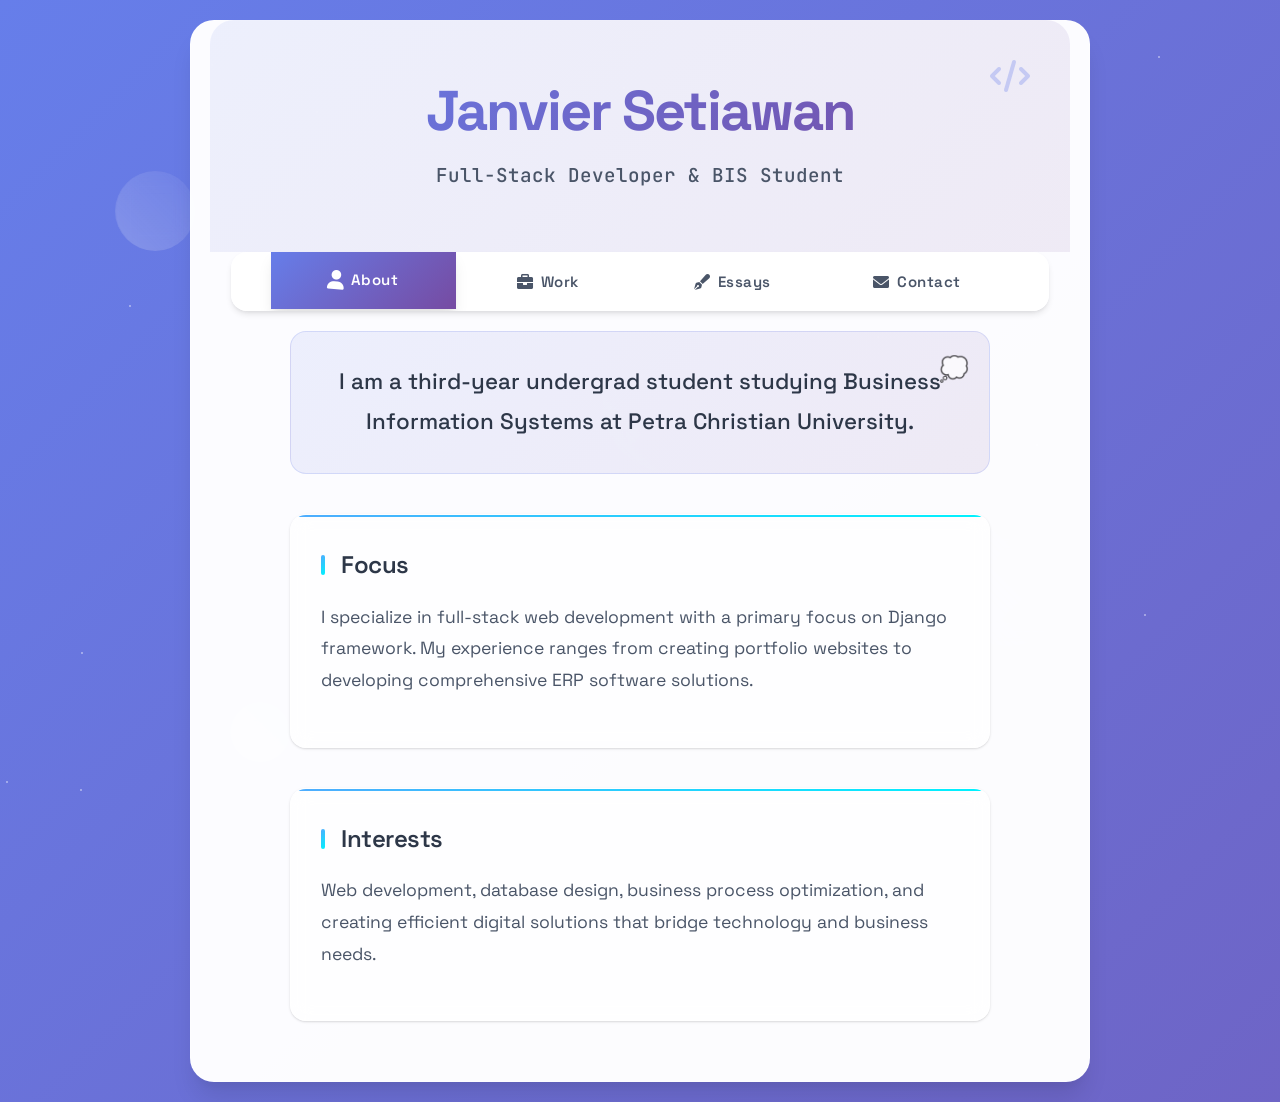
<file: index.html>
<!DOCTYPE html>
<html lang="en">
<head>
    <meta charset="UTF-8">
    <meta name="viewport" content="width=device-width, initial-scale=1.0">
    <title>Janvier Setiawan</title>
    <link rel="stylesheet" href="styles.css">
    <link rel="preconnect" href="https://fonts.googleapis.com">
    <link rel="preconnect" href="https://fonts.gstatic.com" crossorigin>
    <link href="https://fonts.googleapis.com/css2?family=Space+Grotesk:wght@300;400;500;600;700&family=JetBrains+Mono:wght@300;400;500&display=swap" rel="stylesheet">
    <link rel="stylesheet" href="https://cdnjs.cloudflare.com/ajax/libs/font-awesome/6.0.0/css/all.min.css">
</head>
<body>
    <!-- Background animations -->
    <div class="bg-animation">
        <div class="floating-shapes">
            <div class="shape shape-1"></div>
            <div class="shape shape-2"></div>
            <div class="shape shape-3"></div>
            <div class="shape shape-4"></div>
            <div class="shape shape-5"></div>
        </div>
    </div>

    <div class="container">
        <header class="header">
            <div class="header-content">
                <h1 class="name">
                    <span class="name-part">Janvier</span>
                    <span class="name-part">Setiawan</span>
                </h1>
                <p class="tagline">Full-Stack Developer & BIS Student</p>
            </div>
            <div class="header-decoration">
                <i class="fas fa-code"></i>
            </div>
        </header>

        <nav class="navigation">
            <button class="tab-button active" data-tab="about">
                <i class="fas fa-user"></i>
                <span>About</span>
            </button>
            <button class="tab-button" data-tab="work">
                <i class="fas fa-briefcase"></i>
                <span>Work</span>
            </button>
            <button class="tab-button" data-tab="essays">
                <i class="fas fa-pen-fancy"></i>
                <span>Essays</span>
            </button>
            <button class="tab-button" data-tab="contact">
                <i class="fas fa-envelope"></i>
                <span>Contact</span>
            </button>
        </nav>

        <main class="content">
            <section id="about" class="tab-content active">
                <div class="content-inner">
                    <p class="intro">I am a third-year undergrad student studying Business Information Systems at Petra Christian University.</p>
                    
                    <div class="section">
                        <h3>Focus</h3>
                        <p>I specialize in full-stack web development with a primary focus on Django framework. My experience ranges from creating portfolio websites to developing comprehensive ERP software solutions.</p>
                    </div>

                    <div class="section">
                        <h3>Interests</h3>
                        <p>Web development, database design, business process optimization, and creating efficient digital solutions that bridge technology and business needs.</p>
                    </div>
                </div>
            </section>

            <section id="work" class="tab-content">
                <div class="content-inner">
                    <h2>Projects & Work</h2>
                    
                    <div class="project">
                        <div class="project-icon">
                            <i class="fas fa-cogs"></i>
                        </div>
                        <div class="project-content">
                            <h3>ERP Software Development</h3>
                            <p>Comprehensive enterprise resource planning solutions built with Django, focusing on inventory management, financial tracking, and business process automation.</p>
                            <div class="tech-stack">
                                <span class="tech-item">Django</span>
                                <span class="tech-item">PostgreSQL</span>
                                <span class="tech-item">JavaScript</span>
                                <span class="tech-item">CSS</span>
                            </div>
                        </div>
                    </div>

                    <div class="project">
                        <div class="project-icon">
                            <i class="fas fa-globe"></i>
                        </div>
                        <div class="project-content">
                            <h3>Portfolio Websites</h3>
                            <p>Custom portfolio and business websites with responsive design, optimized performance, and modern web standards implementation.</p>
                            <div class="tech-stack">
                                <span class="tech-item">Django</span>
                                <span class="tech-item">HTML5</span>
                                <span class="tech-item">CSS3</span>
                                <span class="tech-item">JavaScript</span>
                            </div>
                        </div>
                    </div>

                    <div class="project">
                        <div class="project-icon">
                            <i class="fas fa-laptop-code"></i>
                        </div>
                        <div class="project-content">
                            <h3>Full-Stack Web Applications</h3>
                            <p>Dynamic web applications featuring user authentication, database integration, and interactive user interfaces for various business requirements.</p>
                            <div class="tech-stack">
                                <span class="tech-item">Django</span>
                                <span class="tech-item">Python</span>
                                <span class="tech-item">SQLite</span>
                                <span class="tech-item">Bootstrap</span>
                            </div>
                        </div>
                    </div>
                </div>
            </section>

            <section id="essays" class="tab-content">
                <div class="content-inner">
                    <h2>Essays</h2>
                    <p class="intro">I write essays for fun sometimes.</p>
                    
                    <div class="essay-list">
                        <div class="essay-item">
                            <h3>The Evolution of Business Information Systems</h3>
                            <p>Exploring how modern BIS practices are reshaping traditional business operations...</p>
                        </div>
                        
                        <div class="essay-item">
                            <h3>Django in Enterprise Development</h3>
                            <p>Why Python's Django framework is becoming the go-to choice for enterprise applications...</p>
                        </div>
                        
                        <div class="essay-item">
                            <h3>The Future of Web Development</h3>
                            <p>Thoughts on emerging technologies and their impact on full-stack development...</p>
                        </div>
                    </div>
                </div>
            </section>

            <section id="contact" class="tab-content">
                <div class="content-inner">
                    <h2>Contact</h2>
                    
                    <div class="contact-section">
                        <h3>Get in touch</h3>
                        <p>Feel free to reach out for collaborations, opportunities, or just to say hello.</p>
                    </div>

                    <div class="contact-links">
                        <a href="mailto:janvier.setiawan@example.com" class="contact-link">
                            <span class="contact-label">Email</span>
                            <span class="contact-value">janvier.setiawan@example.com</span>
                        </a>
                        
                        <a href="https://linkedin.com/in/janvier-setiawan" class="contact-link" target="_blank" rel="noopener">
                            <span class="contact-label">LinkedIn</span>
                            <span class="contact-value">linkedin.com/in/janvier-setiawan</span>
                        </a>
                        
                        <a href="https://github.com/Janvier-Setiawan" class="contact-link" target="_blank" rel="noopener">
                            <span class="contact-label">GitHub</span>
                            <span class="contact-value">github.com/Janvier-Setiawan</span>
                        </a>
                    </div>
                </div>
            </section>
        </main>
    </div>

    <script src="script.js"></script>
</body>
</html>
</file>
<file: styles.css>
/* Reset and base styles */
* {
    margin: 0;
    padding: 0;
    box-sizing: border-box;
}

:root {
    --primary-gradient: linear-gradient(135deg, #667eea 0%, #764ba2 100%);
    --secondary-gradient: linear-gradient(135deg, #f093fb 0%, #f5576c 100%);
    --accent-gradient: linear-gradient(135deg, #4facfe 0%, #00f2fe 100%);
    --success-gradient: linear-gradient(135deg, #43e97b 0%, #38f9d7 100%);
    --warning-gradient: linear-gradient(135deg, #fa709a 0%, #fee140 100%);
    
    --text-primary: #2d3748;
    --text-secondary: #4a5568;
    --text-muted: #718096;
    --text-light: #a0aec0;
    
    --bg-primary: #ffffff;
    --bg-secondary: #f7fafc;
    --bg-tertiary: #edf2f7;
    
    --shadow-sm: 0 1px 3px 0 rgba(0, 0, 0, 0.1), 0 1px 2px 0 rgba(0, 0, 0, 0.06);
    --shadow-md: 0 4px 6px -1px rgba(0, 0, 0, 0.1), 0 2px 4px -1px rgba(0, 0, 0, 0.06);
    --shadow-lg: 0 10px 15px -3px rgba(0, 0, 0, 0.1), 0 4px 6px -2px rgba(0, 0, 0, 0.05);
    --shadow-xl: 0 20px 25px -5px rgba(0, 0, 0, 0.1), 0 10px 10px -5px rgba(0, 0, 0, 0.04);
    
    --border-radius: 12px;
    --border-radius-lg: 16px;
    --border-radius-xl: 24px;
}

body {
    font-family: 'Space Grotesk', -apple-system, BlinkMacSystemFont, 'Segoe UI', system-ui, sans-serif;
    font-size: 16px;
    line-height: 1.7;
    color: var(--text-primary);
    background: linear-gradient(135deg, #667eea 0%, #764ba2 50%, #f093fb 100%);
    background-size: 400% 400%;
    animation: gradientShift 15s ease infinite;
    min-height: 100vh;
    overflow-x: hidden;
    position: relative;
}

@keyframes gradientShift {
    0% { background-position: 0% 50%; }
    50% { background-position: 100% 50%; }
    100% { background-position: 0% 50%; }
}

/* Background Animation */
.bg-animation {
    position: fixed;
    top: 0;
    left: 0;
    width: 100%;
    height: 100%;
    pointer-events: none;
    z-index: -1;
    overflow: hidden;
}

.floating-shapes {
    position: relative;
    width: 100%;
    height: 100%;
}

.shape {
    position: absolute;
    border-radius: 50%;
    background: rgba(255, 255, 255, 0.1);
    backdrop-filter: blur(10px);
    animation: float 20s infinite linear;
}

.shape-1 {
    width: 80px;
    height: 80px;
    top: 20%;
    left: 10%;
    animation-delay: 0s;
    background: linear-gradient(45deg, rgba(255, 255, 255, 0.2), rgba(255, 255, 255, 0.05));
}

.shape-2 {
    width: 120px;
    height: 120px;
    top: 60%;
    right: 15%;
    animation-delay: -5s;
    background: linear-gradient(45deg, rgba(255, 255, 255, 0.15), rgba(255, 255, 255, 0.03));
}

.shape-3 {
    width: 60px;
    height: 60px;
    top: 80%;
    left: 20%;
    animation-delay: -10s;
    background: linear-gradient(45deg, rgba(255, 255, 255, 0.25), rgba(255, 255, 255, 0.08));
}

.shape-4 {
    width: 100px;
    height: 100px;
    top: 10%;
    right: 25%;
    animation-delay: -15s;
    background: linear-gradient(45deg, rgba(255, 255, 255, 0.18), rgba(255, 255, 255, 0.04));
}

.shape-5 {
    width: 140px;
    height: 140px;
    top: 40%;
    left: 50%;
    animation-delay: -7s;
    background: linear-gradient(45deg, rgba(255, 255, 255, 0.12), rgba(255, 255, 255, 0.02));
}

@keyframes float {
    0%, 100% {
        transform: translateY(0px) rotate(0deg);
        opacity: 0.7;
    }
    25% {
        transform: translateY(-20px) rotate(90deg);
        opacity: 1;
    }
    50% {
        transform: translateY(-40px) rotate(180deg);
        opacity: 0.8;
    }
    75% {
        transform: translateY(-20px) rotate(270deg);
        opacity: 0.9;
    }
}

/* Container */
.container {
    max-width: 900px;
    margin: 0 auto;
    min-height: 100vh;
    padding: 0 20px;
    display: flex;
    flex-direction: column;
    background: rgba(255, 255, 255, 0.98);
    border: 1px solid rgba(255, 255, 255, 0.3);
    border-radius: var(--border-radius-xl);
    box-shadow: var(--shadow-xl);
    margin-top: 20px;
    margin-bottom: 20px;
    animation: slideInUp 0.8s ease-out;
}

@keyframes slideInUp {
    from {
        opacity: 0;
        transform: translateY(60px);
    }
    to {
        opacity: 1;
        transform: translateY(0);
    }
}

/* Header */
.header {
    padding: 60px 40px 40px;
    text-align: center;
    position: relative;
    overflow: hidden;
    background: linear-gradient(135deg, rgba(102, 126, 234, 0.1), rgba(118, 75, 162, 0.1));
    border-radius: var(--border-radius-xl) var(--border-radius-xl) 0 0;
    margin: -1px -1px 0 -1px;
}

.header::before {
    content: '';
    position: absolute;
    top: 0;
    left: -100%;
    width: 100%;
    height: 100%;
    background: linear-gradient(90deg, transparent, rgba(255, 255, 255, 0.3), transparent);
    animation: shimmer 3s infinite;
}

@keyframes shimmer {
    0% { left: -100%; }
    100% { left: 100%; }
}

.header-content {
    position: relative;
    z-index: 2;
}

.name {
    font-size: 3.5rem;
    font-weight: 700;
    background: var(--primary-gradient);
    -webkit-background-clip: text;
    -webkit-text-fill-color: transparent;
    background-clip: text;
    margin-bottom: 16px;
    letter-spacing: -2px;
    line-height: 1.1;
    text-rendering: optimizeLegibility;
    -webkit-font-smoothing: antialiased;
    -moz-osx-font-smoothing: grayscale;
}

.name-part {
    display: inline-block;
}

@keyframes bounce {
    0%, 20%, 50%, 80%, 100% {
        transform: translateY(0);
    }
    40% {
        transform: translateY(-5px);
    }
    60% {
        transform: translateY(-3px);
    }
}

@keyframes textGlow {
    from {
        text-shadow: 0 0 20px rgba(102, 126, 234, 0.5);
    }
    to {
        text-shadow: 0 0 30px rgba(118, 75, 162, 0.8);
    }
}

.tagline {
    font-size: 1.2rem;
    color: var(--text-secondary);
    font-weight: 500;
    font-family: 'JetBrains Mono', monospace;
    opacity: 0;
    animation: fadeInUp 1s ease-out 0.5s forwards;
}

@keyframes fadeInUp {
    from {
        opacity: 0;
        transform: translateY(20px);
    }
    to {
        opacity: 1;
        transform: translateY(0);
    }
}

.header-decoration {
    position: absolute;
    top: 30px;
    right: 40px;
    font-size: 2rem;
    color: rgba(102, 126, 234, 0.3);
    animation: rotate 10s linear infinite;
}

@keyframes rotate {
    from { transform: rotate(0deg); }
    to { transform: rotate(360deg); }
}

/* Navigation */
.navigation {
    display: flex;
    gap: 0;
    padding: 0 40px;
    margin: 0;
    background: rgba(255, 255, 255, 0.9);
    backdrop-filter: blur(20px);
    border-radius: var(--border-radius-lg);
    box-shadow: var(--shadow-md);
    position: sticky;
    top: 20px;
    z-index: 100;
    margin-bottom: 20px;
    margin-left: 20px;
    margin-right: 20px;
    overflow: hidden;
}

.tab-button {
    background: none;
    border: none;
    padding: 20px 28px;
    font-family: inherit;
    font-size: 15px;
    font-weight: 500;
    color: var(--text-secondary);
    cursor: pointer;
    transition: all 0.3s cubic-bezier(0.4, 0, 0.2, 1);
    position: relative;
    flex: 1;
    display: flex;
    align-items: center;
    justify-content: center;
    gap: 8px;
    overflow: hidden;
}

.tab-button::before {
    content: '';
    position: absolute;
    top: 0;
    left: -100%;
    width: 100%;
    height: 100%;
    background: var(--accent-gradient);
    transition: left 0.3s ease;
    z-index: -1;
}

.tab-button:hover::before {
    left: 0;
}

.tab-button:hover {
    color: white;
    transform: translateY(-2px);
    box-shadow: var(--shadow-lg);
}

.tab-button.active {
    color: white;
    background: var(--primary-gradient);
    transform: translateY(-2px);
    box-shadow: var(--shadow-lg);
}

.tab-button.active::before {
    display: none;
}

.tab-button i {
    font-size: 16px;
    transition: transform 0.3s ease;
}

.tab-button:hover i,
.tab-button.active i {
    transform: scale(1.2) rotate(5deg);
}

.tab-button:focus {
    outline: none;
    box-shadow: 0 0 0 3px rgba(102, 126, 234, 0.3);
}

.tab-button span {
    font-weight: 600;
    letter-spacing: 0.5px;
}

/* Content */
.content {
    flex: 1;
    padding: 0 40px 60px;
}

.tab-content {
    display: none;
    opacity: 0;
    transform: translateY(30px) scale(0.95);
    transition: all 0.5s cubic-bezier(0.4, 0, 0.2, 1);
}

.tab-content.active {
    display: block;
    opacity: 1;
    transform: translateY(0) scale(1);
    animation: contentSlideIn 0.6s ease-out;
}

@keyframes contentSlideIn {
    0% {
        opacity: 0;
        transform: translateY(50px) scale(0.9);
    }
    100% {
        opacity: 1;
        transform: translateY(0) scale(1);
    }
}

.content-inner {
    max-width: 700px;
    margin: 0 auto;
}

/* Typography */
h2 {
    font-size: 2.5rem;
    font-weight: 700;
    background: var(--secondary-gradient);
    -webkit-background-clip: text;
    -webkit-text-fill-color: transparent;
    background-clip: text;
    margin-bottom: 32px;
    letter-spacing: -1px;
    text-align: center;
    position: relative;
}

h2::after {
    content: '';
    position: absolute;
    bottom: -8px;
    left: 50%;
    transform: translateX(-50%);
    width: 60px;
    height: 4px;
    background: var(--accent-gradient);
    border-radius: 2px;
}

h3 {
    font-size: 1.5rem;
    font-weight: 600;
    color: var(--text-primary);
    margin-bottom: 16px;
    letter-spacing: -0.5px;
    position: relative;
    padding-left: 20px;
}

h3::before {
    content: '';
    position: absolute;
    left: 0;
    top: 50%;
    transform: translateY(-50%);
    width: 4px;
    height: 20px;
    background: var(--accent-gradient);
    border-radius: 2px;
}

p {
    color: var(--text-secondary);
    margin-bottom: 20px;
    max-width: 70ch;
    line-height: 1.8;
    font-size: 1.1rem;
}

.intro {
    font-size: 1.4rem;
    line-height: 1.8;
    color: var(--text-primary);
    margin-bottom: 40px;
    font-weight: 500;
    text-align: center;
    padding: 30px;
    background: linear-gradient(135deg, rgba(102, 126, 234, 0.1), rgba(118, 75, 162, 0.1));
    border-radius: var(--border-radius-lg);
    border: 1px solid rgba(102, 126, 234, 0.2);
    position: relative;
    overflow: hidden;
}

.intro::before {
    content: '💭';
    position: absolute;
    top: 15px;
    right: 20px;
    font-size: 1.5rem;
    opacity: 0.7;
}

/* Sections */
.section {
    margin-bottom: 40px;
    padding: 30px;
    background: rgba(255, 255, 255, 0.7);
    border-radius: var(--border-radius-lg);
    box-shadow: var(--shadow-sm);
    border: 1px solid rgba(255, 255, 255, 0.3);
    backdrop-filter: blur(10px);
    transition: all 0.3s ease;
    position: relative;
    overflow: hidden;
}

.section::before {
    content: '';
    position: absolute;
    top: 0;
    left: 0;
    width: 100%;
    height: 2px;
    background: var(--accent-gradient);
}

.section:hover {
    transform: translateY(-4px);
    box-shadow: var(--shadow-lg);
}

.section:last-child {
    margin-bottom: 0;
}

/* Projects */
.project {
    margin-bottom: 40px;
    padding: 32px;
    background: rgba(255, 255, 255, 0.8);
    border-radius: var(--border-radius-lg);
    box-shadow: var(--shadow-md);
    border: 1px solid rgba(255, 255, 255, 0.3);
    backdrop-filter: blur(15px);
    transition: all 0.4s cubic-bezier(0.4, 0, 0.2, 1);
    position: relative;
    overflow: hidden;
    display: flex;
    gap: 24px;
    align-items: flex-start;
}

.project::before {
    content: '';
    position: absolute;
    top: 0;
    left: -100%;
    width: 100%;
    height: 100%;
    background: linear-gradient(90deg, transparent, rgba(102, 126, 234, 0.1), transparent);
    transition: left 0.6s ease;
}

.project:hover::before {
    left: 100%;
}

.project:hover {
    transform: translateY(-8px) scale(1.02);
    box-shadow: var(--shadow-xl);
}

.project:last-child {
    margin-bottom: 0;
}

.project-icon {
    flex-shrink: 0;
    width: 60px;
    height: 60px;
    display: flex;
    align-items: center;
    justify-content: center;
    background: var(--primary-gradient);
    border-radius: var(--border-radius);
    color: white;
    font-size: 1.5rem;
    box-shadow: var(--shadow-md);
    transition: all 0.3s ease;
}

.project:hover .project-icon {
    transform: rotate(10deg) scale(1.1);
    box-shadow: var(--shadow-lg);
}

.project-content {
    flex: 1;
}

.project-content h3 {
    margin-bottom: 12px;
    padding-left: 0;
}

.project-content h3::before {
    display: none;
}

.tech-stack {
    display: flex;
    flex-wrap: wrap;
    gap: 8px;
    margin-top: 16px;
}

.tech-item {
    padding: 6px 12px;
    background: var(--accent-gradient);
    color: white;
    border-radius: 20px;
    font-size: 0.85rem;
    font-weight: 600;
    font-family: 'JetBrains Mono', monospace;
    box-shadow: var(--shadow-sm);
    transition: all 0.3s ease;
}

.tech-item:hover {
    transform: translateY(-2px) scale(1.05);
    box-shadow: var(--shadow-md);
}

/* Essays */
.essay-list {
    margin-top: 32px;
    display: grid;
    gap: 24px;
}

.essay-item {
    padding: 28px;
    background: rgba(255, 255, 255, 0.8);
    border-radius: var(--border-radius-lg);
    box-shadow: var(--shadow-sm);
    border: 1px solid rgba(255, 255, 255, 0.3);
    backdrop-filter: blur(10px);
    transition: all 0.3s cubic-bezier(0.4, 0, 0.2, 1);
    position: relative;
    overflow: hidden;
}

.essay-item::before {
    content: '📝';
    position: absolute;
    top: 20px;
    right: 20px;
    font-size: 1.5rem;
    opacity: 0.6;
}

.essay-item:hover {
    transform: translateY(-6px);
    box-shadow: var(--shadow-lg);
    background: rgba(255, 255, 255, 0.95);
}

.essay-item h3 {
    margin-bottom: 12px;
    padding-left: 0;
    font-size: 1.3rem;
}

.essay-item h3::before {
    display: none;
}

.essay-item p {
    color: var(--text-muted);
    font-size: 1rem;
    line-height: 1.6;
    margin-bottom: 0;
}

/* Contact */
.contact-section {
    margin-bottom: 40px;
    text-align: center;
    padding: 30px;
    background: linear-gradient(135deg, rgba(67, 233, 123, 0.1), rgba(56, 249, 215, 0.1));
    border-radius: var(--border-radius-lg);
    border: 1px solid rgba(67, 233, 123, 0.2);
}

.contact-section h3 {
    padding-left: 0;
    text-align: center;
}

.contact-section h3::before {
    display: none;
}

.contact-links {
    display: grid;
    gap: 16px;
    max-width: 400px;
    margin: 0 auto;
}

.contact-link {
    display: flex;
    justify-content: space-between;
    align-items: center;
    padding: 20px 28px;
    text-decoration: none;
    color: inherit;
    background: rgba(255, 255, 255, 0.9);
    border-radius: var(--border-radius);
    box-shadow: var(--shadow-sm);
    border: 1px solid rgba(255, 255, 255, 0.3);
    backdrop-filter: blur(10px);
    transition: all 0.3s cubic-bezier(0.4, 0, 0.2, 1);
    position: relative;
    overflow: hidden;
}

.contact-link::before {
    content: '';
    position: absolute;
    top: 0;
    left: -100%;
    width: 100%;
    height: 100%;
    background: var(--success-gradient);
    transition: left 0.4s ease;
    z-index: -1;
}

.contact-link:hover::before {
    left: 0;
}

.contact-link:hover {
    transform: translateY(-4px) scale(1.02);
    box-shadow: var(--shadow-lg);
    color: white;
}

.contact-label {
    font-weight: 600;
    font-size: 1rem;
    transition: all 0.3s ease;
}

.contact-value {
    font-size: 0.95rem;
    font-family: 'JetBrains Mono', monospace;
    opacity: 0.8;
    transition: all 0.3s ease;
}

.contact-link:hover .contact-value {
    opacity: 1;
}

/* Mobile responsiveness */
@media (max-width: 768px) {
    .container {
        padding: 0 16px;
        margin: 10px;
        border-radius: var(--border-radius);
    }
    
    .header {
        padding: 40px 20px 32px;
    }
    
    .name {
        font-size: 2.5rem;
    }
    
    .tagline {
        font-size: 1rem;
    }
    
    .navigation {
        flex-wrap: wrap;
        gap: 8px;
        padding: 16px 20px;
        margin: 0 16px 20px;
    }
    
    .tab-button {
        flex: 1;
        padding: 16px 12px;
        font-size: 14px;
        min-width: 0;
        gap: 6px;
    }
    
    .tab-button span {
        display: none;
    }
    
    .content {
        padding: 0 20px 40px;
    }
    
    .intro {
        font-size: 1.2rem;
        padding: 20px;
    }
    
    h2 {
        font-size: 2rem;
    }
    
    .project {
        flex-direction: column;
        gap: 16px;
        padding: 24px;
    }
    
    .project-icon {
        width: 50px;
        height: 50px;
        font-size: 1.3rem;
        align-self: center;
    }
    
    .contact-link {
        flex-direction: column;
        align-items: flex-start;
        gap: 8px;
        text-align: left;
    }
    
    .contact-value {
        font-size: 0.9rem;
    }
    
    .section {
        padding: 20px;
    }
    
    .essay-item {
        padding: 20px;
    }
}

@media (max-width: 480px) {
    .name {
        font-size: 2rem;
    }
    
    .header {
        padding: 32px 16px 24px;
    }
    
    .navigation {
        padding: 12px 16px;
    }
    
    .tab-button {
        padding: 12px 8px;
        font-size: 16px;
    }
    
    .tab-button i {
        font-size: 18px;
    }
    
    h2 {
        font-size: 1.8rem;
    }
    
    .intro {
        font-size: 1.1rem;
        padding: 16px;
    }
    
    .project {
        padding: 20px;
    }
    
    .section {
        padding: 16px;
    }
    
    .essay-item {
        padding: 16px;
    }
    
    .contact-link {
        padding: 16px 20px;
    }
}

/* Smooth transitions for tab content */
.tab-content {
    animation: fadeInUp 0.6s ease-out;
}

@keyframes fadeInUp {
    from {
        opacity: 0;
        transform: translateY(40px);
    }
    to {
        opacity: 1;
        transform: translateY(0);
    }
}

/* Focus styles for accessibility */
.tab-button:focus-visible {
    outline: 3px solid rgba(102, 126, 234, 0.5);
    outline-offset: 2px;
    border-radius: var(--border-radius);
}

.contact-link:focus-visible {
    outline: 3px solid rgba(67, 233, 123, 0.5);
    outline-offset: 2px;
    border-radius: var(--border-radius);
}

/* Custom scrollbar */
::-webkit-scrollbar {
    width: 8px;
}

::-webkit-scrollbar-track {
    background: rgba(255, 255, 255, 0.1);
    border-radius: 4px;
}

::-webkit-scrollbar-thumb {
    background: var(--primary-gradient);
    border-radius: 4px;
}

::-webkit-scrollbar-thumb:hover {
    background: var(--secondary-gradient);
}

/* Loading animation */
.container {
    animation: containerFadeIn 1s ease-out;
}

@keyframes containerFadeIn {
    from {
        opacity: 0;
        transform: scale(0.95) translateY(20px);
    }
    to {
        opacity: 1;
        transform: scale(1) translateY(0);
    }
}

/* Additional hover effects */
.section:hover,
.project:hover,
.essay-item:hover {
    box-shadow: 0 20px 40px rgba(102, 126, 234, 0.15);
}

/* Print styles */
@media print {
    .bg-animation,
    .floating-shapes {
        display: none;
    }
    
    body {
        background: white;
    }
    
    .container {
        background: white;
        box-shadow: none;
        border: none;
        margin: 0;
        padding: 0;
    }
    
    .navigation {
        display: none;
    }
    
    .tab-content {
        display: block !important;
        opacity: 1 !important;
        transform: none !important;
    }
}
</file>
